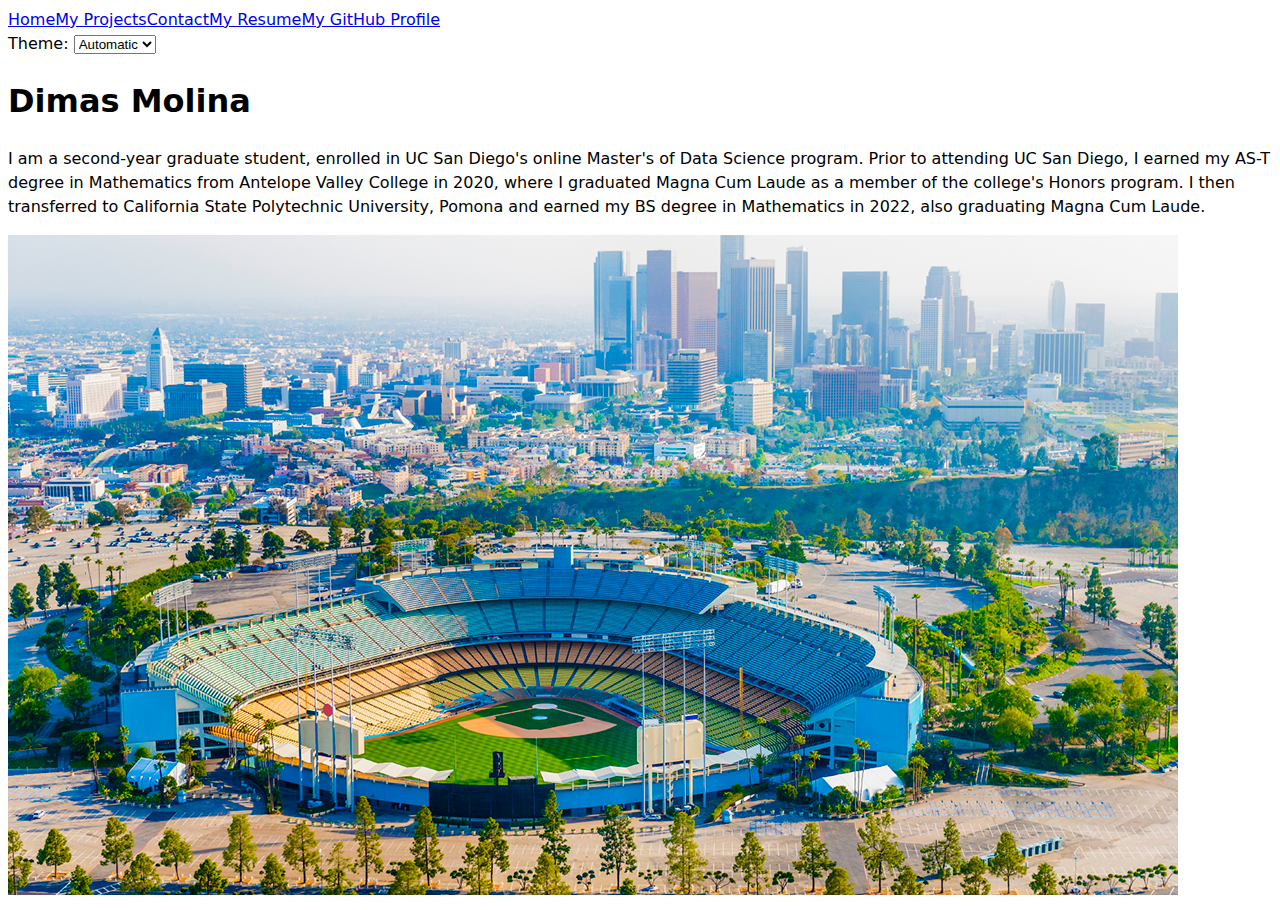
<file: index.html>
<!DOCTYPE html>
<html lang="en">
<head>
    <meta charset="UTF-8">
    <meta name="viewport" content="width=device-width, initial-scale=1.0">
    <title>Dimas Molina: Personal site and portfolio</title>
    <link href="style.css" rel="stylesheet" />
</head>
<body>
<h1>Dimas Molina</h1>
    <p>I am a second-year graduate student, enrolled in UC San Diego's online Master's of Data Science program. Prior 
      to attending UC San Diego, I earned my AS-T degree in Mathematics from Antelope Valley College in 2020, where I graduated
      Magna Cum Laude as a member of the college's Honors program. I then transferred to California State Polytechnic University,
      Pomona and earned my BS degree in Mathematics in 2022, also graduating Magna Cum Laude.
    </p>
    <img alt="Aerial view of Dodger Stadium in Los Angeles, CA" src="images/los-angeles-dodger-stadium-000021244131.png" />
    <script type="module" src="/global.js" defer></script>
</body>
</html>
</file>
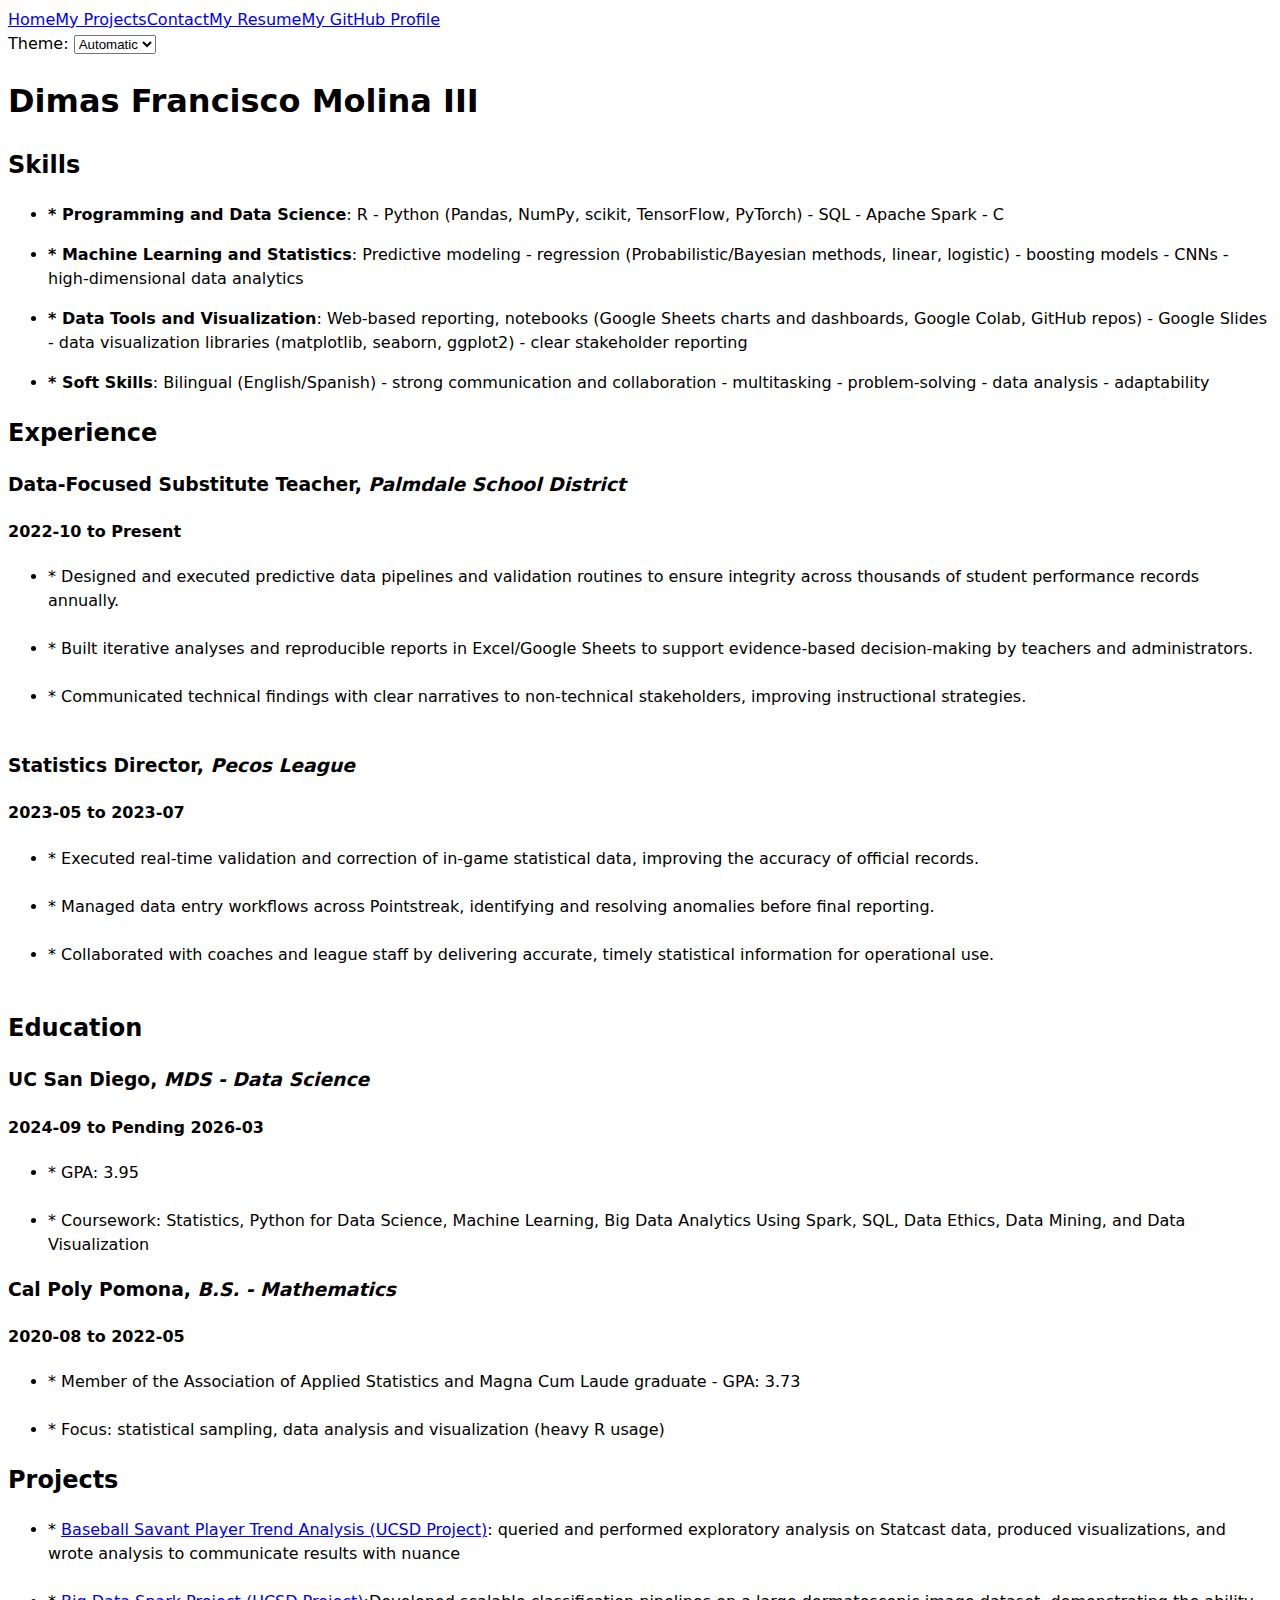
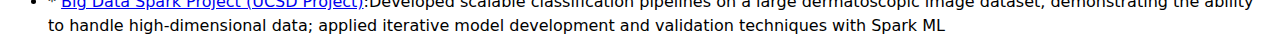
<file: resume/index.html>
<!DOCTYPE html>
<html lang="en">
<head>
    <meta charset="UTF-8">
    <meta name="viewport" content="width=device-width, initial-scale=1.0">
    <title>Resume</title>
    <link href="..\style.css" rel="stylesheet" />
</head>
<body>
    <h1>Dimas Francisco Molina III</h1>
   <section>
    <h2>Skills</h2>
    <p>
        <ul>
            <p><li><b>* Programming and Data Science</b>: R - Python (Pandas, NumPy, scikit,
TensorFlow, PyTorch) - SQL - Apache Spark - C</li></p>
            <p><li><b>* Machine Learning and Statistics</b>: Predictive modeling - regression
(Probabilistic/Bayesian methods, linear, logistic) - boosting models -
CNNs - high-dimensional data analytics</li></p>
            <p><li><b>* Data Tools and Visualization</b>: Web-based reporting, notebooks
(Google Sheets charts and dashboards, Google Colab, GitHub repos) -
Google Slides - data visualization libraries (matplotlib, seaborn,
ggplot2) - clear stakeholder reporting</li></p>
            <p><li><b>* Soft Skills</b>: Bilingual (English/Spanish) - strong communication and
collaboration - multitasking - problem-solving - data analysis -
adaptability</li></p>
        </ul>
    </p>
   </section>
   <section>
    <h2>Experience</h2>
    <p>
        <h3>Data-Focused Substitute Teacher, <i>Palmdale School District</i></h3>
        <h4><time datetime="2022-10">2022-10</time> to Present</h4>
        <ul>
            <li>* Designed and executed predictive data pipelines and validation
routines to ensure integrity across thousands of student performance
records annually.
</li><br>
            <li>
                * Built iterative analyses and reproducible reports in Excel/Google
Sheets to support evidence-based decision-making by teachers and
administrators.
            </li><br>
            <li>
                * Communicated technical findings with clear narratives to
non-technical stakeholders, improving instructional strategies.
            </li><br>
        </ul>
        <h3>Statistics Director, <i>Pecos League</i></h3>
        <h4><time datetime="2023-05">2023-05</time> to <time datetime="2023-07">2023-07</time></h4>
        <ul>
            <li>
                * Executed real-time validation and correction of in-game statistical
data, improving the accuracy of official records.
</li><br>
            <li>
                * Managed data entry workflows across Pointstreak, identifying and
resolving anomalies before final reporting.
</li><br>
            <li>
                * Collaborated with coaches and league staff by delivering accurate,
timely statistical information for operational use.
            </li><br>
        </ul>
    </p>
   </section> 
   <section>
    <h2>Education</h2>
    <p>
        <h3>UC San Diego, <i>MDS - Data Science</i></h3>
        <h4><time datetime="2024-09">2024-09</time> to Pending <time datetime="2026-03">2026-03</time></h4>
        <ul>
            <li>
                * GPA: 3.95
            </li><br>
            <li>
                * Coursework: Statistics, Python for Data Science, Machine Learning,
Big Data Analytics Using Spark, SQL, Data Ethics, Data Mining, and
Data Visualization
            </li>
        </ul>
        <h3>Cal Poly Pomona, <i>B.S. - Mathematics</i></h3>
        <h4><time datetime="2020-08">2020-08</time> to <time datetime="2022-05">2022-05</time></h4>
        <ul>
            <li>
                * Member of the Association of Applied Statistics and Magna Cum
Laude graduate - GPA: 3.73
            </li><br>
            <li>
                * Focus: statistical sampling, data analysis and visualization (heavy R
usage)
        </li>
    </p>
   </section>
   <section>
    <h2>Projects</h2>
    <p>
        <ul>
            <li>
                * <a href="https://colab.research.google.com/drive/1DuCCilbtRHmH4Rzk3Qc5RvkBjb2o2oDi?usp=sharing" target="_blank">Baseball Savant Player Trend Analysis (UCSD Project)</a>: queried and
performed exploratory analysis on Statcast data, produced visualizations, and wrote analysis to communicate results with nuance
            </li><br>
            <li>
            * <a href="https://github.com/d25molina/DSC232R_DFMProject" target="_blank">Big Data Spark Project (UCSD Project)</a>:Developed scalable classification pipelines on a large
dermatoscopic image dataset, demonstrating the ability to handle high-dimensional data; applied iterative model development and validation techniques with Spark ML            </li>
        </ul>
    </p>
   </section>
<script type="module" src="../global.js" defer></script>
</body>
</html>
</file>
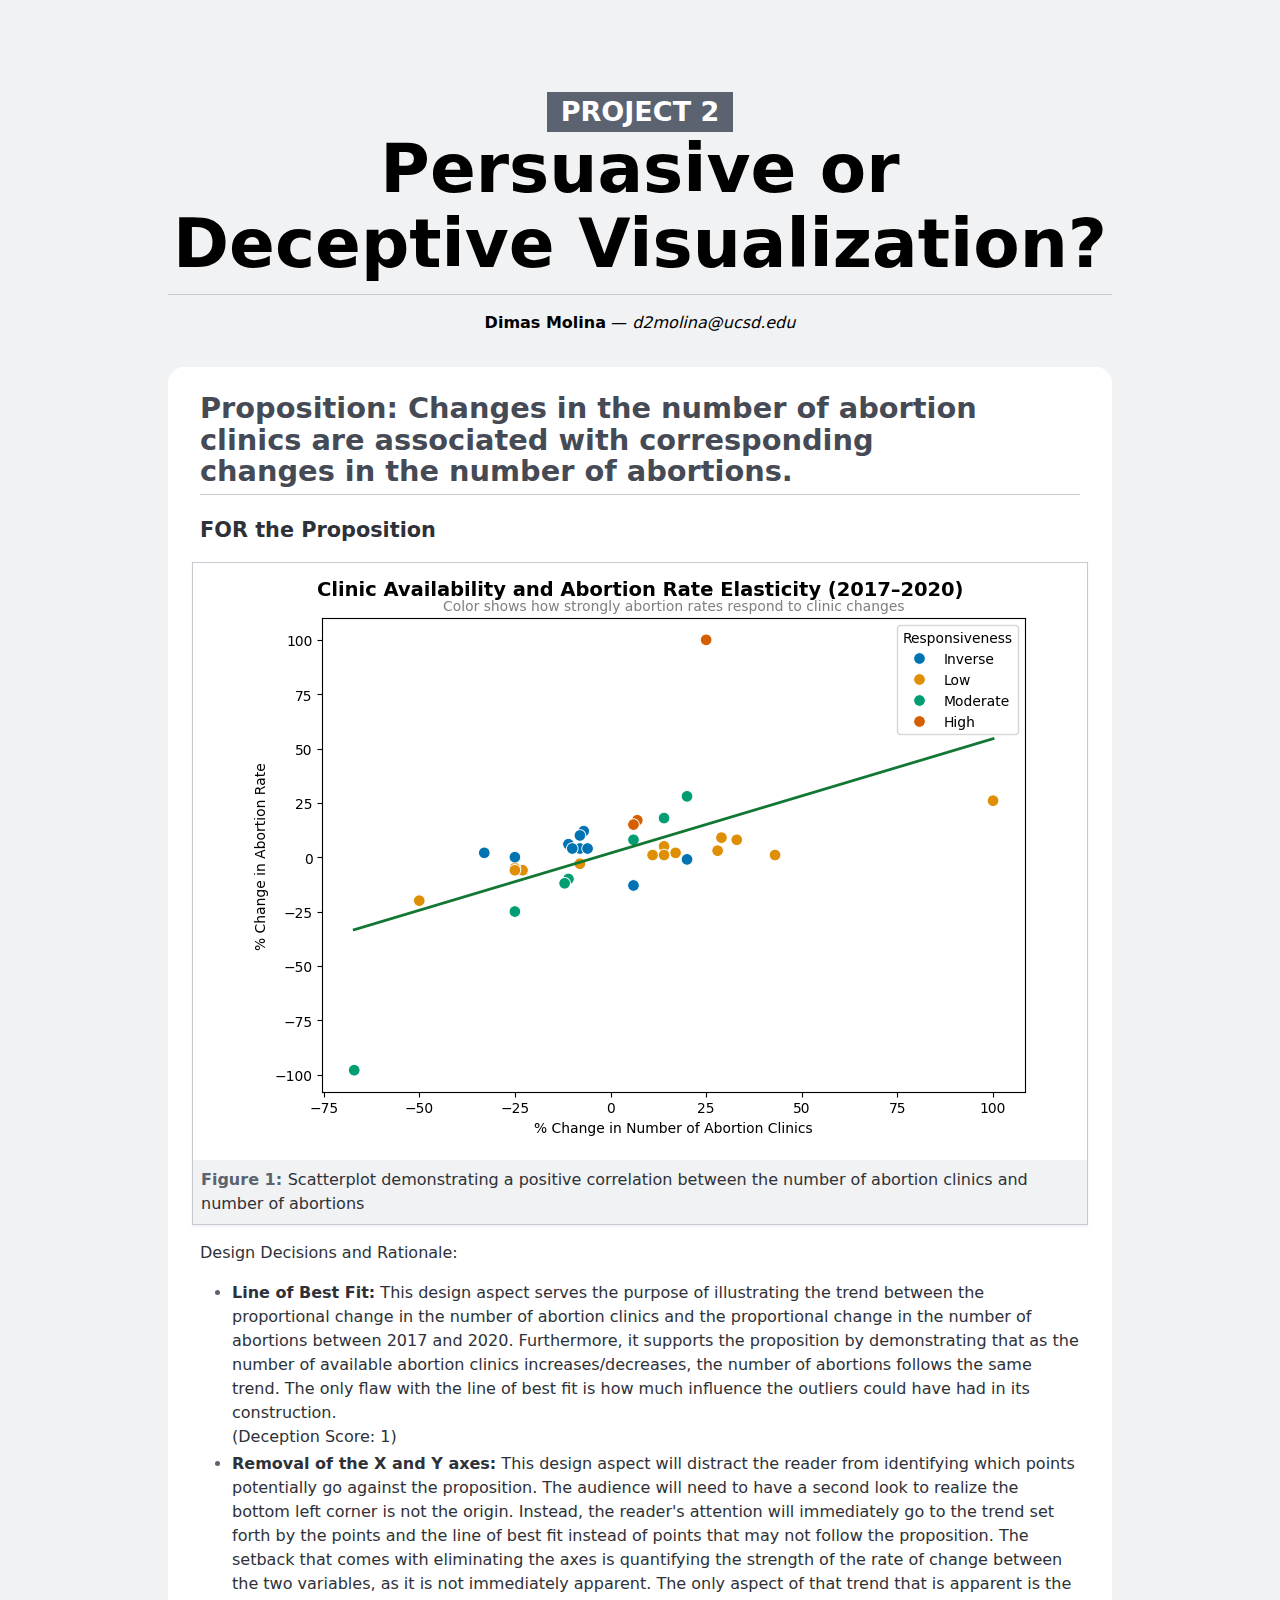
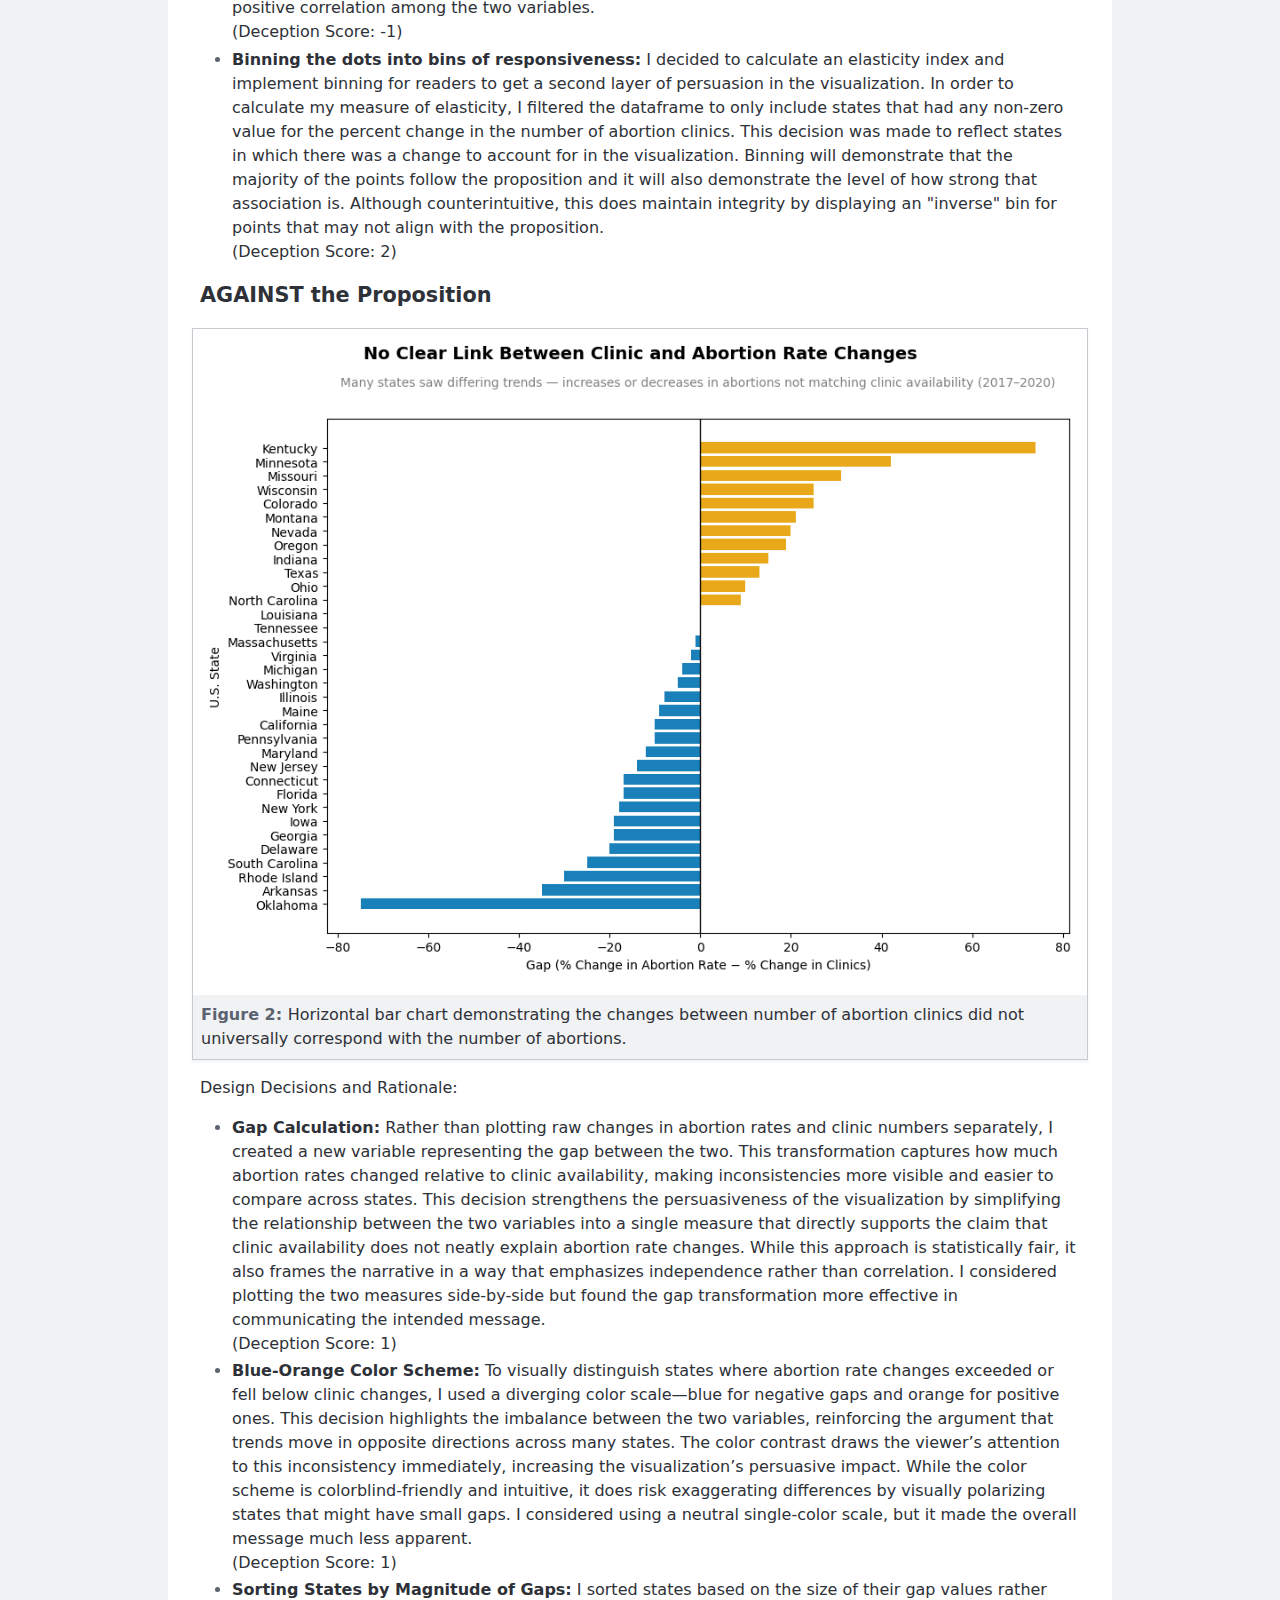
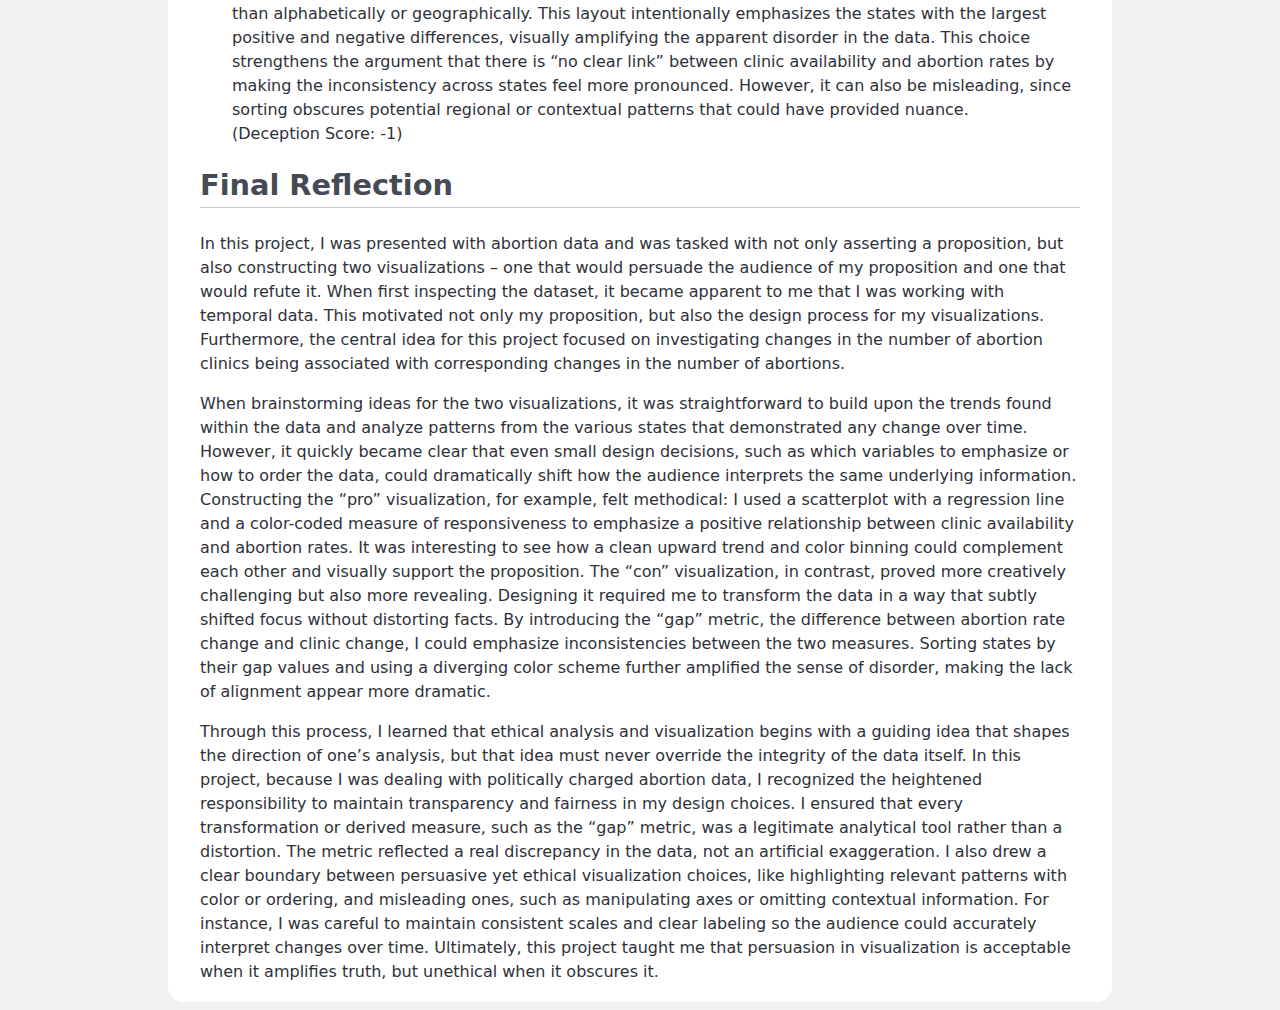
<file: projects/project2/project2_report.html>
<!DOCTYPE html>
<html lang="en">
  <head>
    <title>Project 2 Report</title>
    <style>
      :root {
        --color-neutral-95: hsl(220 10% 95%);
        --color-neutral-90: hsl(220 10% 90%);
        --color-neutral-80: hsl(220 10% 80%);
        --color-neutral-70: hsl(220 10% 70%);
        --color-neutral-60: hsl(220 10% 60%);
        --color-neutral-50: hsl(220 10% 50%);
        --color-neutral-40: hsl(220 10% 40%);
        --color-neutral-30: hsl(220 10% 30%);
        --color-neutral-20: hsl(220 10% 20%);
        --color-neutral-10: hsl(220 10% 10%);
      }

      html {
        font: 100%/1.5 system-ui;
        counter-reset: figure;
        background: var(--color-neutral-95);
        max-width: min(75vw, 80em);
        margin: 0 auto;
      }

      /* Headings */

      h1,
      h2,
      h3,
      h4,
      h5,
      h6 {
        line-height: 1.1;
        font-weight: 600;
        text-wrap: balance;
      }

      h1,
      h2 {
        border-bottom: 1px solid var(--color-neutral-80);
        padding-bottom: 0.2em;
      }

      h1 {
        margin-block: 1em 0.5rem;
        font-size: clamp(2.5em, 150% + 2vh + 2vw, 10vmin);
        font-weight: 800;

        small {
          display: block;
          width: fit-content;
          padding: 0.2em 0.5em;
          margin-inline: auto;
          color: white;
          background: var(--color-neutral-40);
          font-size: 40%;
          text-transform: uppercase;
          white-space: nowrap;
        }
      }

      h2 {
        font-size: 180%;
        color: var(--color-neutral-30);
      }

      h3 {
        font-size: 130%;
      }

      /* Lists */

      ul,
      ol {
        padding-inline-start: 2em;
      }

      li {
        &::marker {
          color: var(--color-neutral-40);
        }

        + li {
          margin-top: 0.2em;
        }
      }

      /* Sectioning elements */

      header {
        padding-block: 1em;
        text-align: center;
      }

      main {
        background: white;
        color: var(--color-neutral-20);
        border-radius: 1rem;
        padding: 0.1rem 2rem;
      }

      /* Figures */

      figure {
        margin: 1em 0;
        padding: 0.5rem;
        margin-inline: -0.5em;
        border: 1px solid var(--color-neutral-80);
        box-shadow: 0 0.1em 0.2em var(--color-neutral-95);
        text-align: center;
        background: white;
        img {
          max-width: 100%;
          height: auto;
        }

        > figcaption {
          font: 500 75% var(--font-sans);
          background: var(--color-neutral-95);
          padding: 0.5rem;
          margin: -0.5rem;
          margin-top: 0.5rem;
          counter-increment: figure;
          text-align: left;

          &::before {
            content: 'Figure ' counter(figure) ': ';
            font-weight: bold;
            color: var(--color-neutral-40);
          }

          a:not(:hover, :focus, :active) {
            color: inherit;
            text-decoration: underline;
            text-decoration-color: color-mix(
              in lab,
              currentColor,
              transparent 70%
            );
          }
        }
      }
    </style>
  </head>

  <body>
    <header>
      <h1>
        <small>Project 2</small>
        Persuasive or Deceptive Visualization?
      </h1>

      <p><strong>Dimas Molina</strong> — <em>d2molina@ucsd.edu</em></p>
    </header>

    <main>
      <h2>Proposition: Changes in the number of abortion clinics are associated with corresponding changes in the number of abortions.</h2>

      <section>
        <h3>FOR the Proposition</h3>

        <figure>
          <img src="/images/P2_Pro.png" alt="The image supporting my proposition." />
          <figcaption>Scatterplot demonstrating a positive correlation between the number of abortion clinics and number of abortions</figcaption>
        </figure>

        <p>Design Decisions and Rationale:</p>

        <ul>
          <li><b>Line of Best Fit:</b> This design aspect serves the purpose of illustrating the trend between the proportional change in the number of abortion clinics and the proportional change in the number of abortions between 2017 and 2020. Furthermore, it supports the proposition by demonstrating that as the number of available abortion clinics increases/decreases, the number of abortions follows the same trend. The only flaw with the line of best fit is how much influence the outliers could have had in its construction.<br>(Deception Score: 1)</li>
          <li><b>Removal of the X and Y axes:</b> This design aspect will distract the reader from identifying which points potentially go against the proposition. The audience will need to have a second look to realize the bottom left corner is not the origin. Instead, the reader's attention will immediately go to the trend set forth by the points and the line of best fit instead of points that may not follow the proposition. The setback that comes with eliminating the axes is quantifying the strength of the rate of change between the two variables, as it is not immediately apparent. The only aspect of that trend that is apparent is the positive correlation among the two variables.<br>(Deception Score: -1)</li>
          <li><b>Binning the dots into bins of responsiveness:</b> I decided to calculate an elasticity index and implement binning for readers to get a second layer of persuasion in the visualization. In order to calculate my measure of elasticity, I filtered the dataframe to only include states that had any non-zero value for the percent change in the number of abortion clinics. This decision was made to reflect states in which there was a change to account for in the visualization. Binning will demonstrate that the majority of the points follow the proposition and it will also demonstrate the level of how strong that association is. Although counterintuitive, this does maintain integrity by displaying an "inverse" bin for points that may not align with the proposition.<br>(Deception Score: 2)</li>
        </ul>
      </section>

      <section>
        <h3>AGAINST the Proposition</h3>

        <figure>
          <img src="/images/P2_Con.png" alt="The image refuting my proposition." />
          <figcaption>Horizontal bar chart demonstrating the changes between number of abortion clinics did not universally correspond with the number of abortions.</figcaption>
        </figure>

        <p>Design Decisions and Rationale:</p>

        <ul>
          <li><b>Gap Calculation:</b> Rather than plotting raw changes in abortion rates and clinic numbers separately, I created a new variable representing the gap between the two. This transformation captures how much abortion rates changed relative to clinic availability, making inconsistencies more visible and easier to compare across states. This decision strengthens the persuasiveness of the visualization by simplifying the relationship between the two variables into a single measure that directly supports the claim that clinic availability does not neatly explain abortion rate changes. While this approach is statistically fair, it also frames the narrative in a way that emphasizes independence rather than correlation. I considered plotting the two measures side-by-side but found the gap transformation more effective in communicating the intended message.<br>(Deception Score: 1)</li>
          <li><b>Blue-Orange Color Scheme:</b> To visually distinguish states where abortion rate changes exceeded or fell below clinic changes, I used a diverging color scale—blue for negative gaps and orange for positive ones. This decision highlights the imbalance between the two variables, reinforcing the argument that trends move in opposite directions across many states. The color contrast draws the viewer’s attention to this inconsistency immediately, increasing the visualization’s persuasive impact. While the color scheme is colorblind-friendly and intuitive, it does risk exaggerating differences by visually polarizing states that might have small gaps. I considered using a neutral single-color scale, but it made the overall message much less apparent.<br>(Deception Score: 1)</li>
          <li><b>Sorting States by Magnitude of Gaps:</b> I sorted states based on the size of their gap values rather than alphabetically or geographically. This layout intentionally emphasizes the states with the largest positive and negative differences, visually amplifying the apparent disorder in the data. This choice strengthens the argument that there is “no clear link” between clinic availability and abortion rates by making the inconsistency across states feel more pronounced. However, it can also be misleading, since sorting obscures potential regional or contextual patterns that could have provided nuance.<br>(Deception Score: -1)</li>
        </ul>
      </section>

      <section>
        <h2>Final Reflection</h2>

        <p>In this project, I was presented with abortion data and was tasked with not only asserting a proposition, but also constructing two visualizations – one that would persuade the audience of my proposition and one that would refute it. When first inspecting the dataset, it became apparent to me that I was working with temporal data. This motivated not only my proposition, but also the design process for my visualizations. Furthermore, the central idea for this project focused on investigating changes in the number of abortion clinics being associated with corresponding changes in the number of abortions.</p>
        <p>When brainstorming ideas for the two visualizations, it was straightforward to build upon the trends found within the data and analyze patterns from the various states that demonstrated any change over time. However, it quickly became clear that even small design decisions, such as which variables to emphasize or how to order the data, could dramatically shift how the audience interprets the same underlying information. Constructing the “pro” visualization, for example, felt methodical: I used a scatterplot with a regression line and a color-coded measure of responsiveness to emphasize a positive relationship between clinic availability and abortion rates. It was interesting to see how a clean upward trend and color binning could complement each other and visually support the proposition. The “con” visualization, in contrast, proved more creatively challenging but also more revealing. Designing it required me to transform the data in a way that subtly shifted focus without distorting facts. By introducing the “gap” metric, the difference between abortion rate change and clinic change, I could emphasize inconsistencies between the two measures. Sorting states by their gap values and using a diverging color scheme further amplified the sense of disorder, making the lack of alignment appear more dramatic.</p>
        <p>Through this process, I learned that ethical analysis and visualization begins with a guiding idea that shapes the direction of one’s analysis, but that idea must never override the integrity of the data itself. In this project, because I was dealing with politically charged abortion data, I recognized the heightened responsibility to maintain transparency and fairness in my design choices. I ensured that every transformation or derived measure, such as the “gap” metric, was a legitimate analytical tool rather than a distortion. The metric reflected a real discrepancy in the data, not an artificial exaggeration. I also drew a clear boundary between persuasive yet ethical visualization choices, like highlighting relevant patterns with color or ordering, and misleading ones, such as manipulating axes or omitting contextual information. For instance, I was careful to maintain consistent scales and clear labeling so the audience could accurately interpret changes over time. Ultimately, this project taught me that persuasion in visualization is acceptable when it amplifies truth, but unethical when it obscures it.</p>
      </section>
    </main>
  </body>
</html>
</file>
<file: style.css>
body {
  /* Set line height to 1.5 times the font size
	   and use the OS’s UI font as the website font
	 */
  font: 100%/1.5 system-ui;
}
</file>
